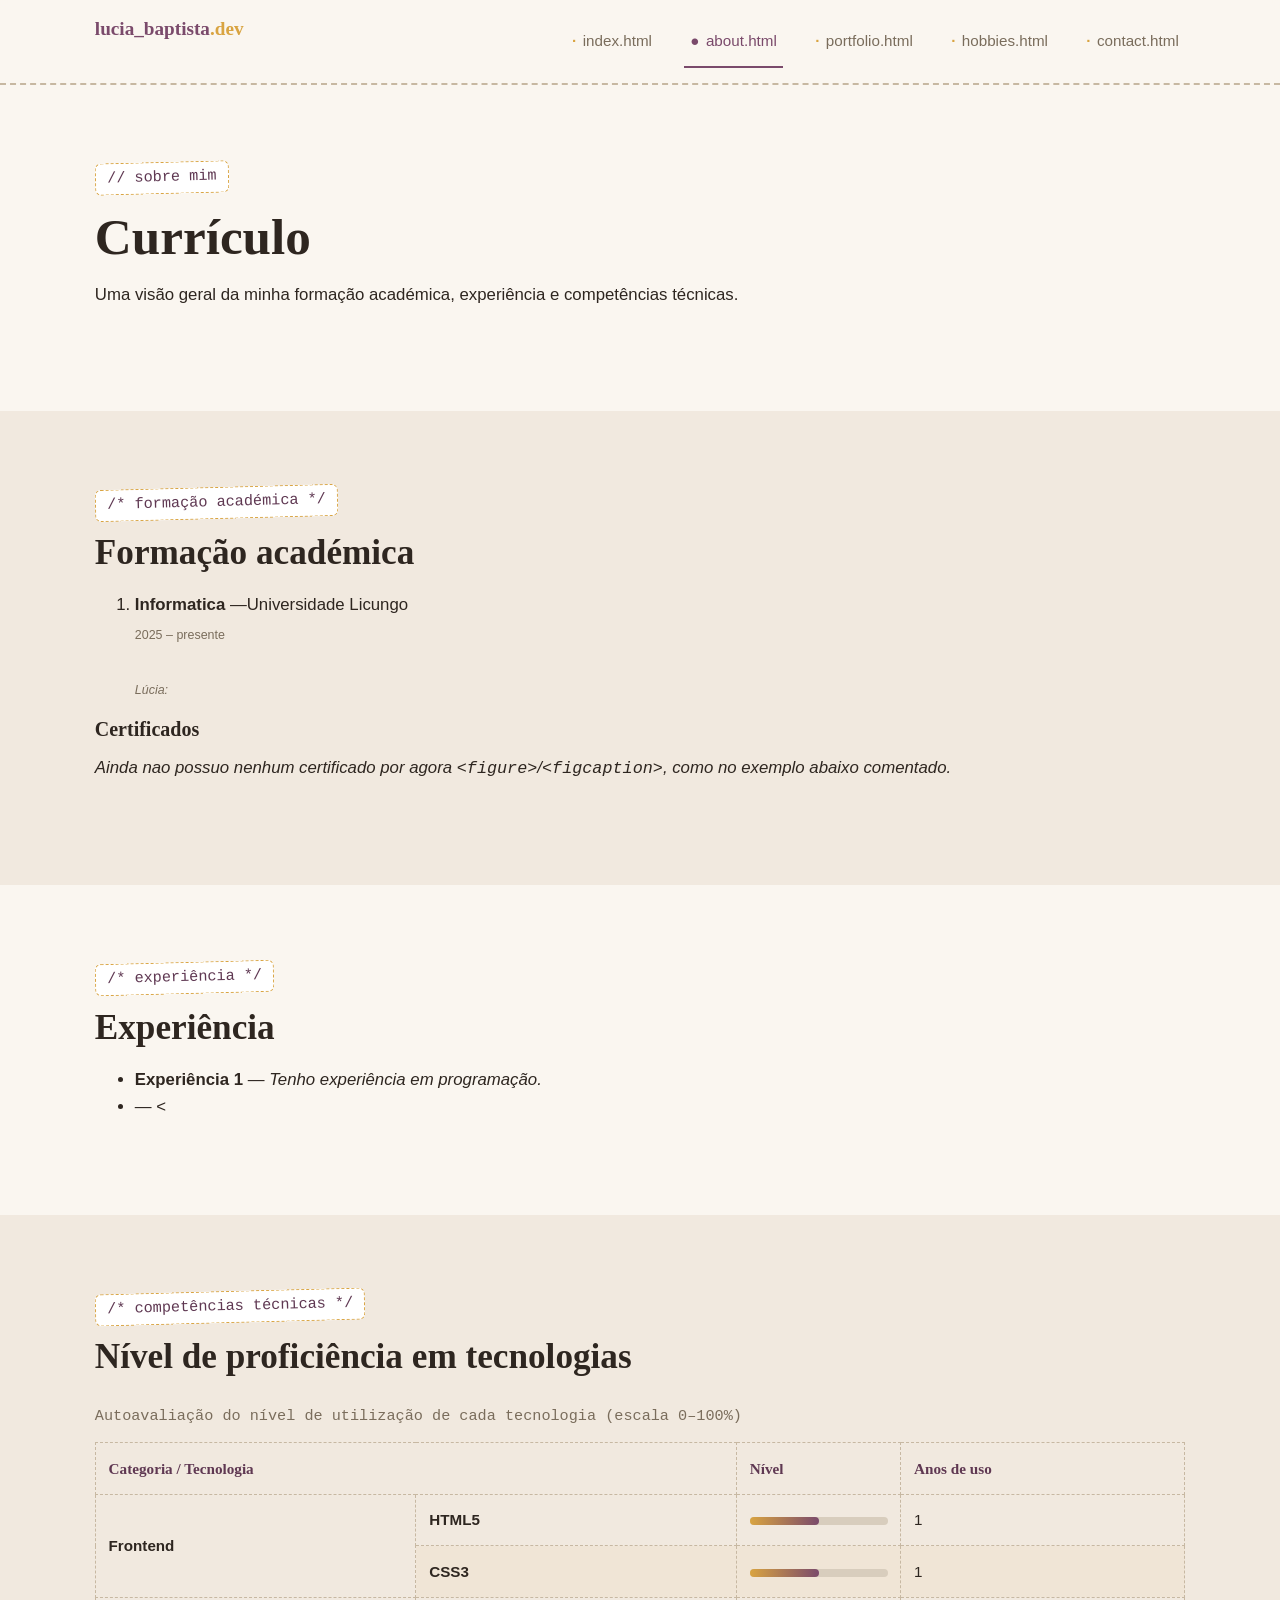
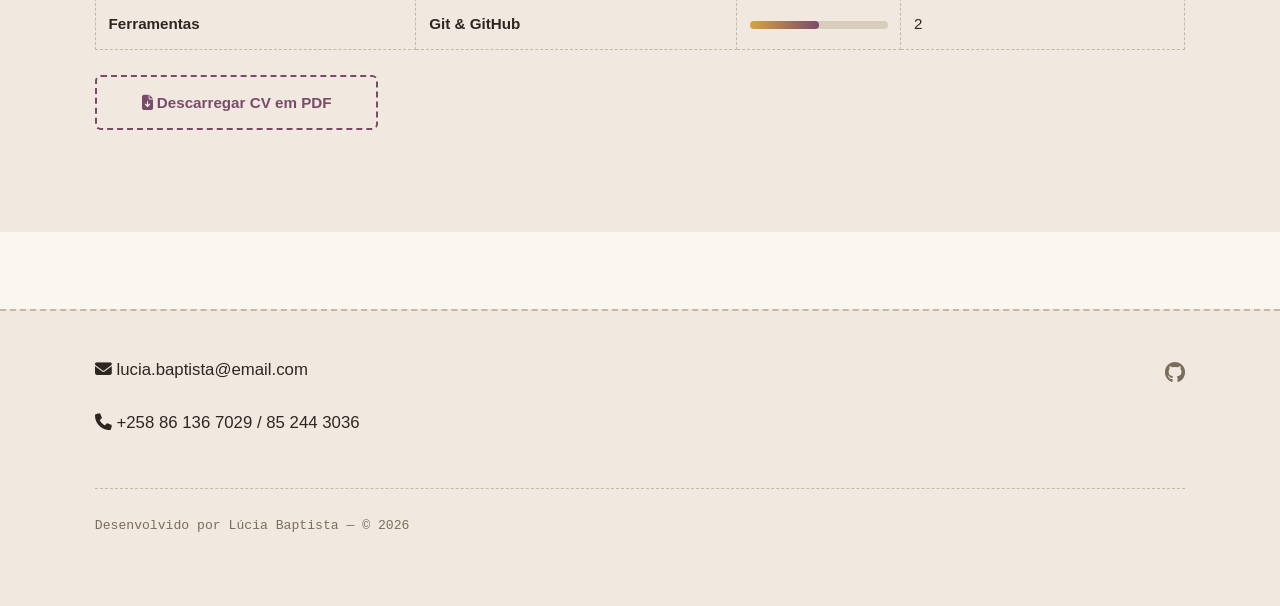
<file: about.html>
<!DOCTYPE html>
<html lang="pt-mz">
<head>
  <meta charset="UTF-8">
  <meta name="viewport" content="width=device-width, initial-scale=1.0">
  <title>Sobre &amp; Currículo — Lúcia Baptista</title>
  <meta name="description" content="Formação académica, experiência e competências técnicas de Lúcia Baptista.">

  <link rel="preconnect" href="https://fonts.googleapis.com">
  <link href="https://fonts.googleapis.com/css2?family=Space+Grotesk:wght@500;700&family=Inter:wght@400;500;600&family=JetBrains+Mono:wght@400;600&display=swap" rel="stylesheet">
  <link rel="stylesheet" href="https://cdnjs.cloudflare.com/ajax/libs/font-awesome/6.5.1/css/all.min.css">

  <link rel="stylesheet" href="css/estilo.css">
  <link rel="stylesheet" href="css/responsivo.css">
</head>
<body>
  <a href="#conteudo" class="saltar-link">Saltar para o conteúdo</a>

  <header class="cabecalho">
    <div class="container cabecalho__barra">
      <p class="logotipo">lucia_baptista<span>.dev</span></p>

      <input type="checkbox" id="nav-toggle" class="nav-toggle">
      <label for="nav-toggle" class="nav-toggle-label" aria-label="Abrir menu de navegação">
        <span></span><span></span><span></span>
      </label>

      <nav class="nav-principal" aria-label="Navegação principal">
        <ul class="nav-principal__lista">
          <li><a href="index.html">index.html</a></li>
          <li><a href="about.html" class="activo" aria-current="page">about.html</a></li>
          <li><a href="portfolio.html">portfolio.html</a></li>
          <li><a href="hobbies.html">hobbies.html</a></li>
          <li><a href="contact.html">contact.html</a></li>
        </ul>
      </nav>
    </div>
  </header>

  <main id="conteudo">
    <section class="seccao container">
      <span class="rotulo-comentario">// sobre mim</span>
      <h1>Currículo</h1>
      <p>Uma visão geral da minha formação académica, experiência e competências técnicas.</p>
    </section>

    <!-- ================= FORMAÇÃO ACADÉMICA ================= -->
    <section class="seccao seccao--alt">
      <div class="container">
        <span class="rotulo-comentario">/* formação académica */</span>
        <h2>Formação académica</h2>
        <ol>
          <li>
            <strong>Informatica</strong> &mdash;Universidade Licungo
            <br><small class="ajuda">2025 &ndash; presente</small>
            <br><small class="ajuda"><em>Lúcia:</em></small>
          </li>
        </ol>

        <h3>Certificados</h3>
        <p>
          <em>Ainda nao possuo nenhum certificado por agora
          <code>&lt;figure&gt;</code>/<code>&lt;figcaption&gt;</code>, como no exemplo abaixo comentado.</em>
        </p>
        <!--
        <figure class="cartao">
          <img src="assets/img/certificado-exemplo.jpg" alt="Descrição do certificado" width="400" height="280">
          <figcaption class="cartao__corpo">Nome do certificado (ano)</figcaption>
        </figure>
        -->
      </div>
    </section>

    <!-- ================= EXPERIÊNCIA ================= -->
    <section class="seccao">
      <div class="container">
        <span class="rotulo-comentario">/* experiência */</span>
        <h2>Experiência</h2>
        <ul>
          <li><strong>Experiência 1</strong> &mdash; <em>Tenho experiência em programação.</em></li>
          <li><strong></strong></strong> &mdash; <</em></li>
        </ul>
      </div>
    </section>

    <!-- ================= COMPETÊNCIAS TÉCNICAS (TABELA) ================= -->
    <section class="seccao seccao--alt">
      <div class="container">
        <span class="rotulo-comentario">/* competências técnicas */</span>
        <h2>Nível de proficiência em tecnologias</h2>

        <table class="tabela-competencias">
          <caption>Autoavaliação do nível de utilização de cada tecnologia (escala 0&ndash;100%)</caption>
          <thead>
            <tr>
              <th scope="col" colspan="2">Categoria / Tecnologia</th>
              <th scope="col">Nível</th>
              <th scope="col">Anos de uso</th>
            </tr>
          </thead>
          <tbody>
            <tr>
              <th scope="rowgroup" rowspan="2">Frontend</th>
              <th scope="row">HTML5</th>
              <td><span class="nivel" style="--valor: 50%;" role="img" aria-label="nível a ajustar"></span></td>
              <td>1</td>
            </tr>
            <tr>
              <th scope="row">CSS3</th>
              <td><span class="nivel" style="--valor: 50%;" role="img" aria-label="nível a ajustar"></span></td>
              <td>1</td>
            </tr>
            <tr>
              <th scope="rowgroup" rowspan="1">Ferramentas</th>
              <th scope="row">Git &amp; GitHub</th>
              <td><span class="nivel" style="--valor: 50%;" role="img" aria-label="nível a ajustar"></span></td>
              <td>2</td>
            </tr>
          </tbody>
          <!-- Lúcia: ajuste as linhas acima com as suas tecnologias e níveis reais.
               Pode copiar uma linha <tr>...</tr> para adicionar mais tecnologias. -->
        </table>

        <p><a href="assets/ficheiros/cv.pdf" class="botao botao--secundario" download><i class="fa-solid fa-file-arrow-down" aria-hidden="true"></i> Descarregar CV em PDF</a></p>
      </div>
    </section>
  </main>

  <footer class="rodape">
    <div class="container rodape__grelha">
      <address style="font-style: normal;">
        <p><i class="fa-solid fa-envelope" aria-hidden="true"></i> lucia.baptista@email.com</p>
        <p><i class="fa-solid fa-phone" aria-hidden="true"></i> +258 86 136 7029 / 85 244 3036</p>
      </address>
      <!-- Substitua "#" pelo link real do perfil de GitHub da Lúcia -->
      <ul class="rodape__redes">
        <li><a href="#" target="_blank" rel="noopener" aria-label="GitHub"><i class="fa-brands fa-github" aria-hidden="true"></i></a></li>
      </ul>
    </div>
    <div class="container">
      <p class="rodape__assinatura">Desenvolvido por Lúcia Baptista &mdash; &copy; 2026</p>
    </div>
  </footer>
</body>
</html>
</file>
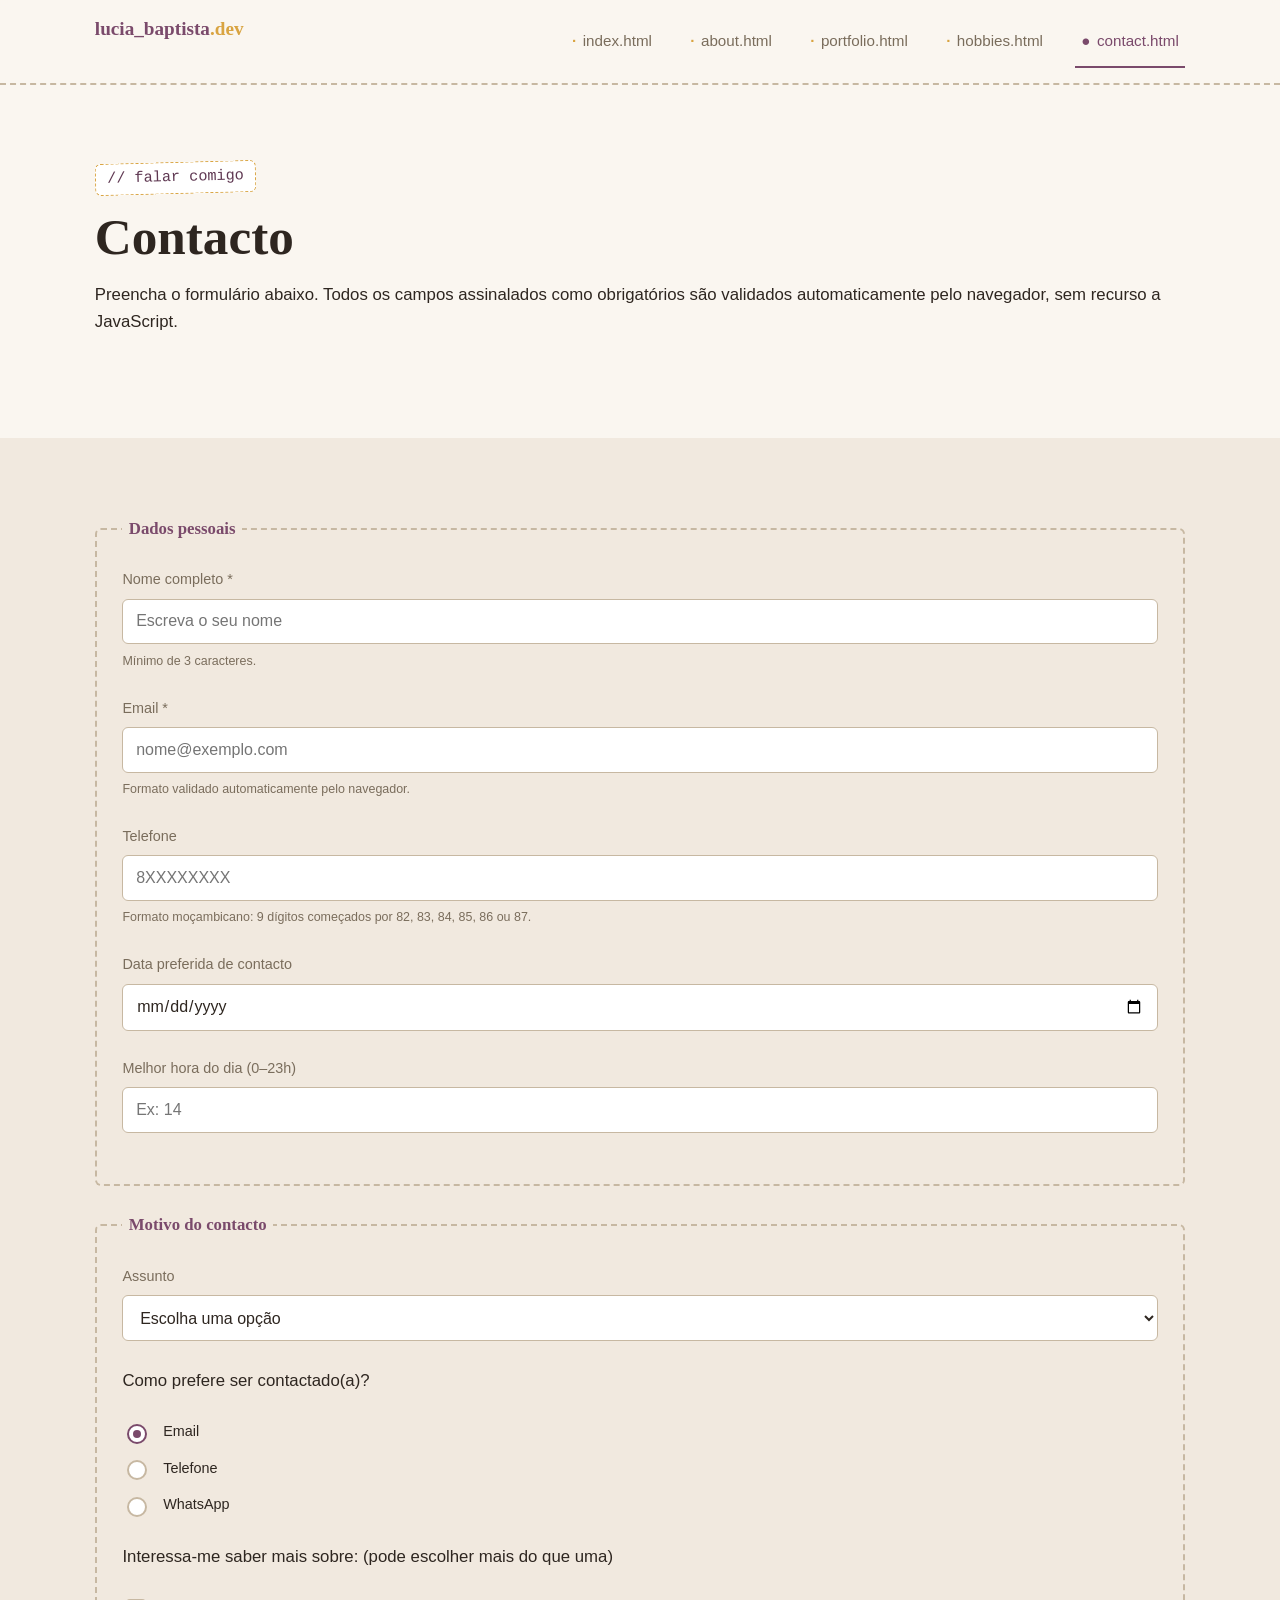
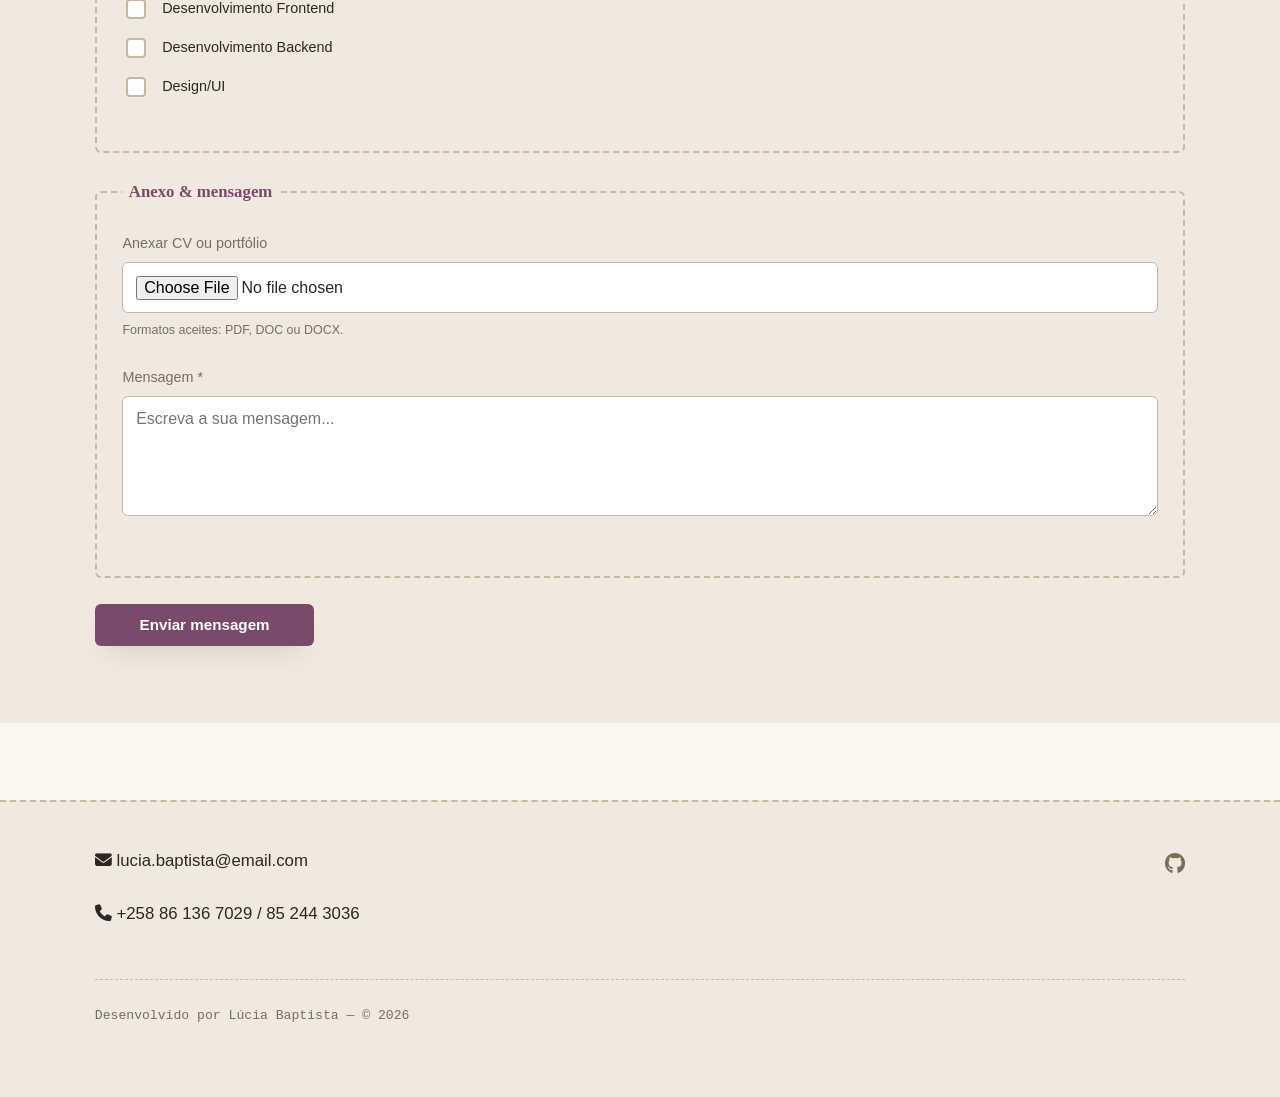
<file: contact.html>
<!DOCTYPE html>
<html lang="pt-mz">
<head>
  <meta charset="UTF-8">
  <meta name="viewport" content="width=device-width, initial-scale=1.0">
  <title>Contacto — Lúcia Baptista</title>
  <meta name="description" content="Formulário de contacto de Lúcia Baptista.">

  <link rel="preconnect" href="https://fonts.googleapis.com">
  <link href="https://fonts.googleapis.com/css2?family=Space+Grotesk:wght@500;700&family=Inter:wght@400;500;600&family=JetBrains+Mono:wght@400;600&display=swap" rel="stylesheet">
  <link rel="stylesheet" href="https://cdnjs.cloudflare.com/ajax/libs/font-awesome/6.5.1/css/all.min.css">

  <link rel="stylesheet" href="css/estilo.css">
  <link rel="stylesheet" href="css/responsivo.css">
</head>
<body>
  <a href="#conteudo" class="saltar-link">Saltar para o conteúdo</a>

  <header class="cabecalho">
    <div class="container cabecalho__barra">
      <p class="logotipo">lucia_baptista<span>.dev</span></p>

      <input type="checkbox" id="nav-toggle" class="nav-toggle">
      <label for="nav-toggle" class="nav-toggle-label" aria-label="Abrir menu de navegação">
        <span></span><span></span><span></span>
      </label>

      <nav class="nav-principal" aria-label="Navegação principal">
        <ul class="nav-principal__lista">
          <li><a href="index.html">index.html</a></li>
          <li><a href="about.html">about.html</a></li>
          <li><a href="portfolio.html">portfolio.html</a></li>
          <li><a href="hobbies.html">hobbies.html</a></li>
          <li><a href="contact.html" class="activo" aria-current="page">contact.html</a></li>
        </ul>
      </nav>
    </div>
  </header>

  <main id="conteudo">
    <section class="seccao container">
      <span class="rotulo-comentario">// falar comigo</span>
      <h1>Contacto</h1>
      <p>Preencha o formulário abaixo. Todos os campos assinalados como obrigatórios são validados
        automaticamente pelo navegador, sem recurso a JavaScript.</p>
    </section>

    <section class="seccao seccao--alt">
      <div class="container">
        <!--
          NOTA: como não é permitido JavaScript, este formulário não tem
          destino de envio real (backend). O atributo "action" aponta para
          uma página fictícia apenas para fins de demonstração académica.
        -->
        <form action="#" method="post" novalidate="false">

          <fieldset>
            <legend>Dados pessoais</legend>

            <div class="campo">
              <label for="nome">Nome completo *</label>
              <input type="text" id="nome" name="nome" required minlength="3" maxlength="80" placeholder="Escreva o seu nome" autocomplete="name">
              <small class="ajuda">Mínimo de 3 caracteres.</small>
            </div>

            <div class="campo">
              <label for="email">Email *</label>
              <input type="email" id="email" name="email" required placeholder="nome@exemplo.com" autocomplete="email">
              <small class="ajuda">Formato validado automaticamente pelo navegador.</small>
            </div>

            <div class="campo">
              <label for="telefone">Telefone</label>
              <input type="tel" id="telefone" name="telefone" pattern="8[2-7][0-9]{7}" placeholder="8XXXXXXXX" autocomplete="tel">
              <small class="ajuda">Formato moçambicano: 9 dígitos começados por 82, 83, 84, 85, 86 ou 87.</small>
            </div>

            <div class="campo">
              <label for="data-contacto">Data preferida de contacto</label>
              <input type="date" id="data-contacto" name="data-contacto">
            </div>

            <div class="campo">
              <label for="horas">Melhor hora do dia (0&ndash;23h)</label>
              <input type="number" id="horas" name="horas" min="0" max="23" step="1" placeholder="Ex: 14">
            </div>
          </fieldset>

          <fieldset>
            <legend>Motivo do contacto</legend>

            <div class="campo">
              <label for="assunto">Assunto</label>
              <select id="assunto" name="assunto" required>
                <option value="" selected disabled>Escolha uma opção</option>
                <option value="proposta-emprego">Proposta de emprego / estágio</option>
                <option value="projeto">Colaboração num projeto</option>
                <option value="duvida">Dúvida geral</option>
                <option value="outro">Outro</option>
              </select>
            </div>

            <div class="campo">
              <p>Como prefere ser contactado(a)?</p>
              <div class="opcao">
                <input type="radio" id="pref-email" name="preferencia" value="email" checked>
                <label for="pref-email">Email</label>
              </div>
              <div class="opcao">
                <input type="radio" id="pref-telefone" name="preferencia" value="telefone">
                <label for="pref-telefone">Telefone</label>
              </div>
              <div class="opcao">
                <input type="radio" id="pref-whatsapp" name="preferencia" value="whatsapp">
                <label for="pref-whatsapp">WhatsApp</label>
              </div>
            </div>

            <div class="campo">
              <p>Interessa-me saber mais sobre: (pode escolher mais do que uma)</p>
              <div class="opcao">
                <input type="checkbox" id="int-frontend" name="interesses" value="frontend">
                <label for="int-frontend">Desenvolvimento Frontend</label>
              </div>
              <div class="opcao">
                <input type="checkbox" id="int-backend" name="interesses" value="backend">
                <label for="int-backend">Desenvolvimento Backend</label>
              </div>
              <div class="opcao">
                <input type="checkbox" id="int-design" name="interesses" value="design">
                <label for="int-design">Design/UI</label>
              </div>
            </div>
          </fieldset>

          <fieldset>
            <legend>Anexo &amp; mensagem</legend>

            <div class="campo">
              <label for="ficheiro">Anexar CV ou portfólio</label>
              <input type="file" id="ficheiro" name="ficheiro" accept=".pdf,.doc,.docx">
              <small class="ajuda">Formatos aceites: PDF, DOC ou DOCX.</small>
            </div>

            <div class="campo">
              <label for="mensagem">Mensagem *</label>
              <textarea id="mensagem" name="mensagem" required minlength="10" maxlength="500" placeholder="Escreva a sua mensagem..."></textarea>
            </div>
          </fieldset>

          <button type="submit" class="botao">Enviar mensagem</button>
        </form>
      </div>
    </section>
  </main>

  <footer class="rodape">
    <div class="container rodape__grelha">
      <address style="font-style: normal;">
        <p><i class="fa-solid fa-envelope" aria-hidden="true"></i> lucia.baptista@email.com</p>
        <p><i class="fa-solid fa-phone" aria-hidden="true"></i> +258 86 136 7029 / 85 244 3036</p>
      </address>
      <!-- Substitua "#" pelo link real do perfil de GitHub da Lúcia -->
      <ul class="rodape__redes">
        <li><a href="#" target="_blank" rel="noopener" aria-label="GitHub"><i class="fa-brands fa-github" aria-hidden="true"></i></a></li>
      </ul>
    </div>
    <div class="container">
      <p class="rodape__assinatura">Desenvolvido por Lúcia Baptista &mdash; &copy; 2026</p>
    </div>
  </footer>
</body>
</html>
</file>
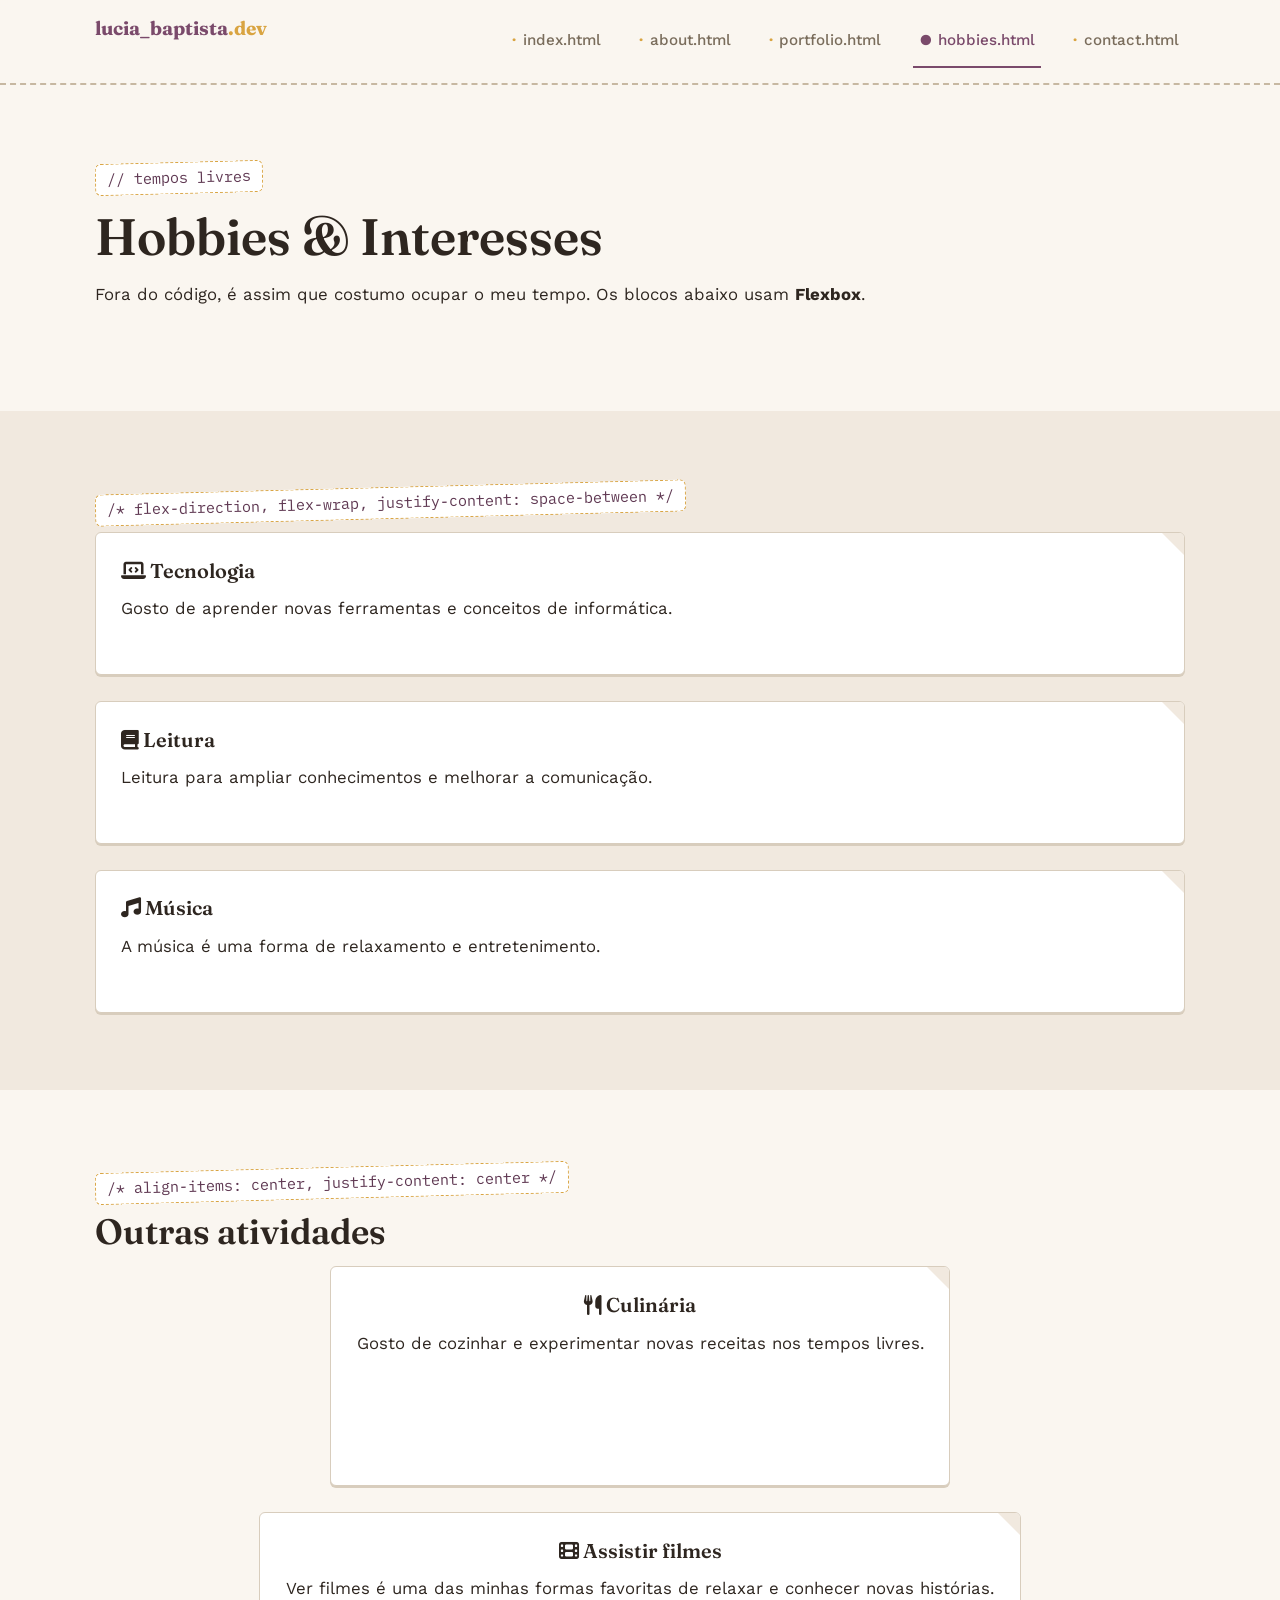
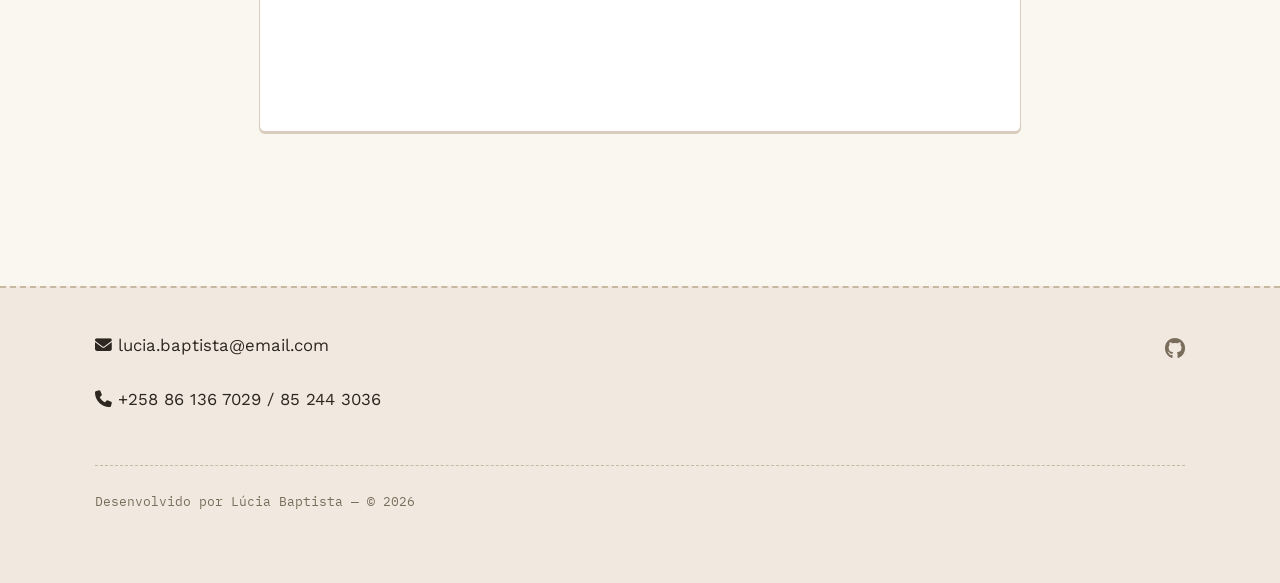
<file: hobbies.html>
<!DOCTYPE html>
<html lang="pt-mz">
<head>
  <meta charset="UTF-8">
  <meta name="viewport" content="width=device-width, initial-scale=1.0">
  <title>Hobbies &amp; Interesses — Lúcia Baptista</title>
  <meta name="description" content="Hobbies e interesses pessoais de Lúcia Baptista.">

  <link rel="preconnect" href="https://fonts.googleapis.com">
  <link href="https://fonts.googleapis.com/css2?family=Fraunces:opsz,wght@9..144,500;9..144,600;9..144,700&family=Work+Sans:wght@400;500;600&family=IBM+Plex+Mono:wght@400;600&display=swap" rel="stylesheet">
  <link rel="stylesheet" href="https://cdnjs.cloudflare.com/ajax/libs/font-awesome/6.5.1/css/all.min.css">

  <link rel="stylesheet" href="css/estilo.css">
  <link rel="stylesheet" href="css/responsivo.css">
</head>
<body>
  <a href="#conteudo" class="saltar-link">Saltar para o conteúdo</a>

  <header class="cabecalho">
    <div class="container cabecalho__barra">
      <p class="logotipo">lucia_baptista<span>.dev</span></p>

      <input type="checkbox" id="nav-toggle" class="nav-toggle">
      <label for="nav-toggle" class="nav-toggle-label" aria-label="Abrir menu de navegação">
        <span></span><span></span><span></span>
      </label>

      <nav class="nav-principal" aria-label="Navegação principal">
        <ul class="nav-principal__lista">
          <li><a href="index.html">index.html</a></li>
          <li><a href="about.html">about.html</a></li>
          <li><a href="portfolio.html">portfolio.html</a></li>
          <li><a href="hobbies.html" class="activo" aria-current="page">hobbies.html</a></li>
          <li><a href="contact.html">contact.html</a></li>
        </ul>
      </nav>
    </div>
  </header>

  <main id="conteudo">
    <section class="seccao container">
      <span class="rotulo-comentario">// tempos livres</span>
      <h1>Hobbies &amp; Interesses</h1>
      <p>Fora do código, é assim que costumo ocupar o meu tempo. Os blocos abaixo usam <strong>Flexbox</strong>.</p>
    </section>

    <!-- flex-direction: row (desktop) / column (mobile) + wrap + justify-content: space-between -->
    <section class="seccao seccao--alt">
      <div class="container">
        <span class="rotulo-comentario">/* flex-direction, flex-wrap, justify-content: space-between */</span>
        <div class="flex-linha" style="justify-content: space-between;">

          <article class="cartao flex-item">
            <div class="cartao__corpo">
              <h3><i class="fa-solid fa-laptop-code" aria-hidden="true"></i> Tecnologia</h3>
              <p>Gosto de aprender novas ferramentas e conceitos de informática.</p>
            </div>
          </article>

          <article class="cartao flex-item">
            <div class="cartao__corpo">
              <h3><i class="fa-solid fa-book" aria-hidden="true"></i> Leitura</h3>
              <p>Leitura para ampliar conhecimentos e melhorar a comunicação.</p>
            </div>
          </article>

          <article class="cartao flex-item">
            <div class="cartao__corpo">
              <h3><i class="fa-solid fa-music" aria-hidden="true"></i> Música</h3>
              <p>A música é uma forma de relaxamento e entretenimento.</p>
            </div>
          </article>

        </div>
      </div>
    </section>

    <!-- align-items: center + justify-content: center, para contraste com a secção anterior -->
    <section class="seccao">
      <div class="container">
        <span class="rotulo-comentario">/* align-items: center, justify-content: center */</span>
        <h2>Outras atividades</h2>
        <div class="flex-linha" style="justify-content: center; align-items: center; text-align: center;">

          <article class="cartao flex-item" style="flex-basis: 220px;">
            <div class="cartao__corpo">
              <h3><i class="fa-solid fa-utensils" aria-hidden="true"></i> Culinária</h3>
              <p>Gosto de cozinhar e experimentar novas receitas nos tempos livres.</p>
            </div>
          </article>

          <article class="cartao flex-item" style="flex-basis: 220px;">
            <div class="cartao__corpo">
              <h3><i class="fa-solid fa-film" aria-hidden="true"></i> Assistir filmes</h3>
              <p>Ver filmes é uma das minhas formas favoritas de relaxar e conhecer novas histórias.</p>
            </div>
          </article>

        </div>
      </div>
    </section>
  </main>

  <footer class="rodape">
    <div class="container rodape__grelha">
      <address style="font-style: normal;">
        <p><i class="fa-solid fa-envelope" aria-hidden="true"></i> lucia.baptista@email.com</p>
        <p><i class="fa-solid fa-phone" aria-hidden="true"></i> +258 86 136 7029 / 85 244 3036</p>
      </address>
      <!-- Substitua "#" pelo link real do perfil de GitHub da Lúcia -->
      <ul class="rodape__redes">
        <li><a href="#" target="_blank" rel="noopener" aria-label="GitHub"><i class="fa-brands fa-github" aria-hidden="true"></i></a></li>
      </ul>
    </div>
    <div class="container">
      <p class="rodape__assinatura">Desenvolvido por Lúcia Baptista &mdash; &copy; 2026</p>
    </div>
  </footer>
</body>
</html>
</file>
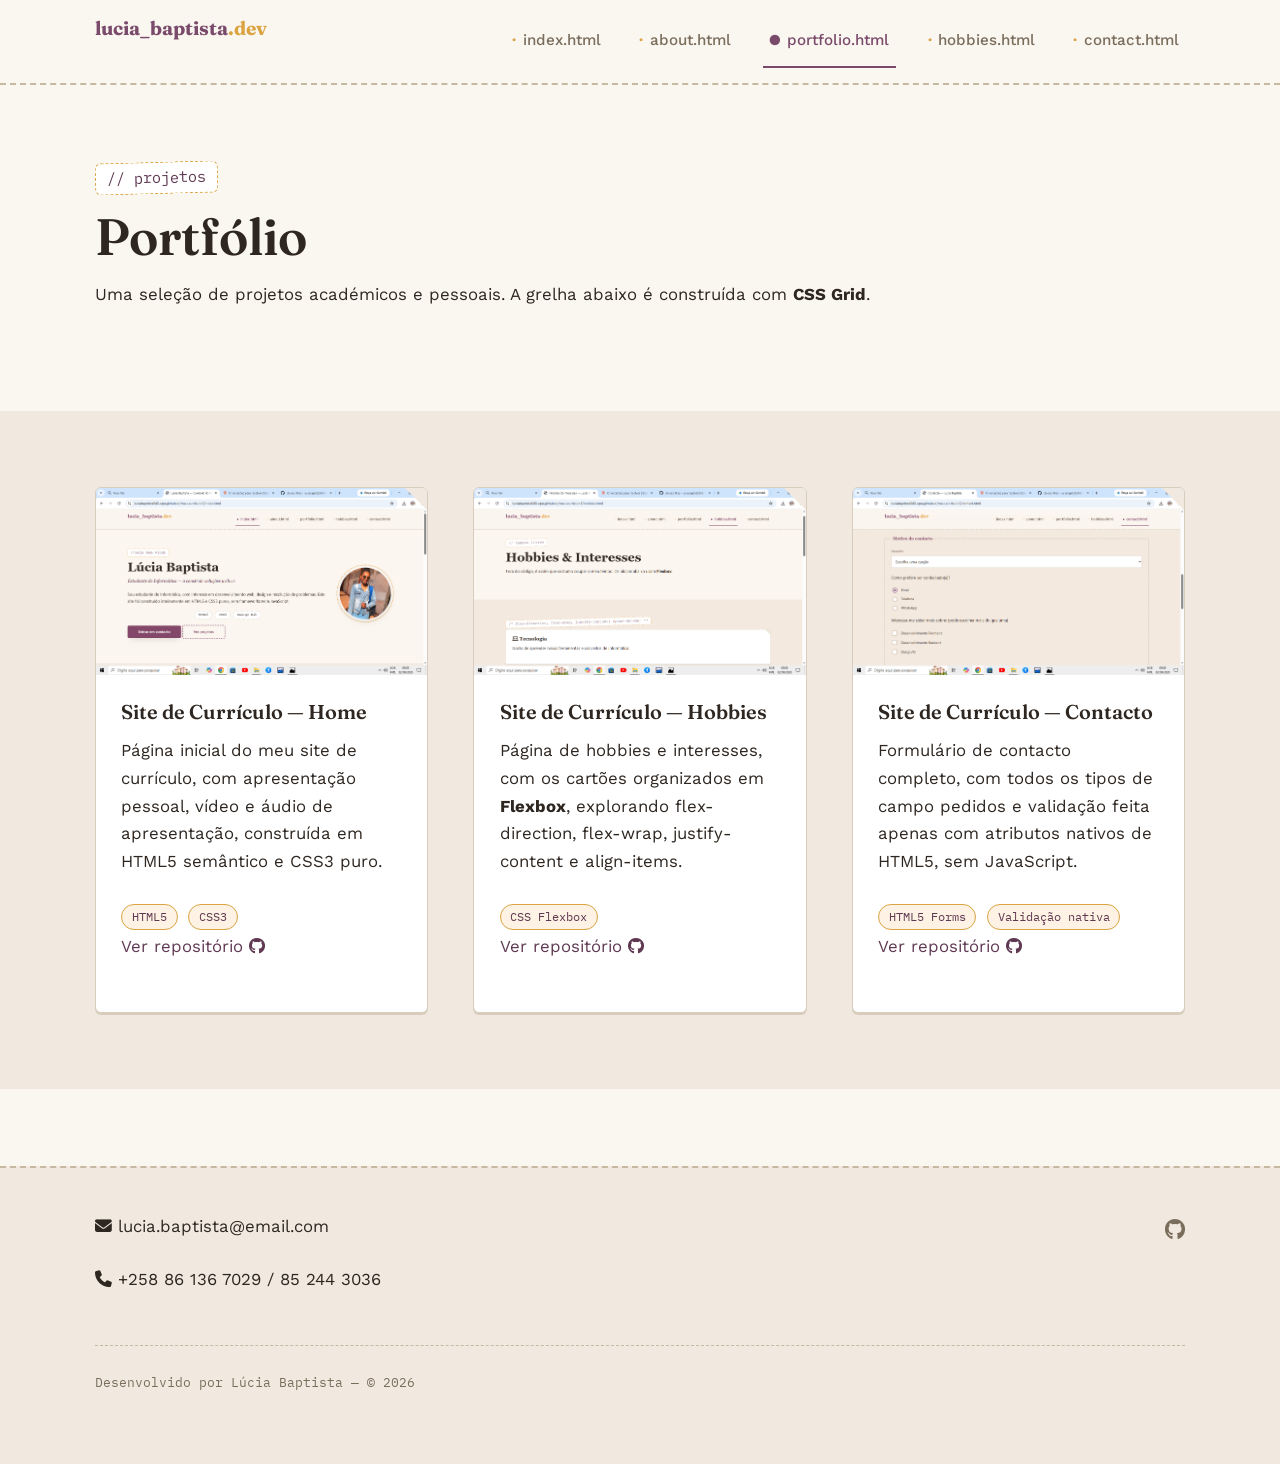
<file: portfolio.html>
<!DOCTYPE html>
<html lang="pt-mz">
<head>
  <meta charset="UTF-8">
  <meta name="viewport" content="width=device-width, initial-scale=1.0">
  <title>Portfólio — Lúcia Baptista</title>
  <meta name="description" content="Projetos e trabalhos desenvolvidos por Lúcia Baptista.">

  <link rel="preconnect" href="https://fonts.googleapis.com">
  <link href="https://fonts.googleapis.com/css2?family=Fraunces:opsz,wght@9..144,500;9..144,600;9..144,700&family=Work+Sans:wght@400;500;600&family=IBM+Plex+Mono:wght@400;600&display=swap" rel="stylesheet">
  <link rel="stylesheet" href="https://cdnjs.cloudflare.com/ajax/libs/font-awesome/6.5.1/css/all.min.css">

  <link rel="stylesheet" href="css/estilo.css">
  <link rel="stylesheet" href="css/responsivo.css">
</head>
<body>
  <a href="#conteudo" class="saltar-link">Saltar para o conteúdo</a>

  <header class="cabecalho">
    <div class="container cabecalho__barra">
      <p class="logotipo">lucia_baptista<span>.dev</span></p>

      <input type="checkbox" id="nav-toggle" class="nav-toggle">
      <label for="nav-toggle" class="nav-toggle-label" aria-label="Abrir menu de navegação">
        <span></span><span></span><span></span>
      </label>

      <nav class="nav-principal" aria-label="Navegação principal">
        <ul class="nav-principal__lista">
          <li><a href="index.html">index.html</a></li>
          <li><a href="about.html">about.html</a></li>
          <li><a href="portfolio.html" class="activo" aria-current="page">portfolio.html</a></li>
          <li><a href="hobbies.html">hobbies.html</a></li>
          <li><a href="contact.html">contact.html</a></li>
        </ul>
      </nav>
    </div>
  </header>

  <main id="conteudo">
    <section class="seccao container">
      <span class="rotulo-comentario">// projetos</span>
      <h1>Portfólio</h1>
      <p>Uma seleção de projetos académicos e pessoais. A grelha abaixo é construída com <strong>CSS Grid</strong>.</p>
    </section>

    <section class="seccao seccao--alt">
      <div class="container">
        <div class="grelha-projetos">

          <article class="cartao">
            <img src="assets/img/projeto1.png" alt="Captura de ecrã da página inicial deste site de currículo pessoal" width="400" height="240">
            <div class="cartao__corpo">
              <h3>Site de Currículo — Home</h3>
              <p>Página inicial do meu site de currículo, com apresentação pessoal, vídeo e áudio de apresentação, construída em HTML5 semântico e CSS3 puro.</p>
              <span class="cartao__tag">HTML5</span>
              <span class="cartao__tag">CSS3</span>
              <p><a href="https://github.com/luciabaptista543-cpu/meu-curriculo1" target="_blank" rel="noopener">Ver repositório <i class="fa-brands fa-github" aria-hidden="true"></i></a></p>
            </div>
          </article>

          <article class="cartao">
            <img src="assets/img/projeto2.png" alt="Captura de ecrã da página de hobbies deste site de currículo pessoal" width="400" height="240">
            <div class="cartao__corpo">
              <h3>Site de Currículo — Hobbies</h3>
              <p>Página de hobbies e interesses, com os cartões organizados em <strong>Flexbox</strong>, explorando flex-direction, flex-wrap, justify-content e align-items.</p>
              <span class="cartao__tag">CSS Flexbox</span>
              <p><a href="https://github.com/luciabaptista543-cpu/meu-curriculo1" target="_blank" rel="noopener">Ver repositório <i class="fa-brands fa-github" aria-hidden="true"></i></a></p>
            </div>
          </article>

          <article class="cartao">
            <img src="assets/img/projeto3.png" alt="Captura de ecrã da página de contacto deste site de currículo pessoal" width="400" height="240">
            <div class="cartao__corpo">
              <h3>Site de Currículo — Contacto</h3>
              <p>Formulário de contacto completo, com todos os tipos de campo pedidos e validação feita apenas com atributos nativos de HTML5, sem JavaScript.</p>
              <span class="cartao__tag">HTML5 Forms</span>
              <span class="cartao__tag">Validação nativa</span>
              <p><a href="https://github.com/luciabaptista543-cpu/meu-curriculo1" target="_blank" rel="noopener">Ver repositório <i class="fa-brands fa-github" aria-hidden="true"></i></a></p>
            </div>
          </article>

          <!-- Lúcia: quando tiver outros projetos (fora deste site), pode
               duplicar um bloco <article>...</article> e substituir pelo novo projeto. -->

        </div>
      </div>
    </section>
  </main>

  <footer class="rodape">
    <div class="container rodape__grelha">
      <address style="font-style: normal;">
        <p><i class="fa-solid fa-envelope" aria-hidden="true"></i> lucia.baptista@email.com</p>
        <p><i class="fa-solid fa-phone" aria-hidden="true"></i> +258 86 136 7029 / 85 244 3036</p>
      </address>
      <!-- Substitua "#" pelo link real do perfil de GitHub da Lúcia -->
      <ul class="rodape__redes">
        <li><a href="#" target="_blank" rel="noopener" aria-label="GitHub"><i class="fa-brands fa-github" aria-hidden="true"></i></a></li>
      </ul>
    </div>
    <div class="container">
      <p class="rodape__assinatura">Desenvolvido por Lúcia Baptista &mdash; &copy; 2026</p>
    </div>
  </footer>
</body>
</html>
</file>
<file: css/estilo.css>
/* =========================================================================
   ESTILO.CSS — folha de estilos partilhada (header, footer, tipografia,
   variáveis, componentes reutilizáveis: cartões, tabela, formulário, menu)
   Identidade visual: "caderno de esboços" — fundo claro tipo papel,
   tipografia serifada nos títulos e notas em tom de destaque roados,
   como anotações à margem de um caderno de design.
   ========================================================================= */

/* -------------------------------------------------------------------------
   1. VARIÁVEIS CSS (custom properties)
   ------------------------------------------------------------------------- */
:root {
  --cor-fundo: #faf6f0;
  --cor-fundo-alt: #f1e9df;
  --cor-fundo-card: #ffffff;
  --cor-borda: #d8cdbd;
  --cor-borda-forte: #c7b8a2;
  --cor-texto: #2e2620;
  --cor-texto-suave: #7a6d5c;
  --cor-primaria: #7a4a6b;
  --cor-primaria-escura: #5f3852;
  --cor-secundaria: #d9a441;
  --cor-erro: #b24a3f;

  --fonte-titulo: "Fraunces", Georgia, serif;
  --fonte-corpo: "Work Sans", "Segoe UI", Arial, sans-serif;
  --fonte-mono: "IBM Plex Mono", "Courier New", monospace;

  --esp-xs: 0.4rem;
  --esp-sm: 0.8rem;
  --esp-md: 1.6rem;
  --esp-lg: 2.8rem;
  --esp-xl: 4.8rem;

  --raio: 6px;
  --sombra: 0 12px 28px -14px rgba(46, 38, 32, 0.25);
  --transicao-rapida: 180ms ease;
  --largura-max: 1180px;
}

*, *::before, *::after { box-sizing: border-box; }
html { scroll-behavior: smooth; }

body {
  margin: 0;
  font-family: var(--fonte-corpo);
  background-color: var(--cor-fundo);
  color: var(--cor-texto);
  line-height: 1.65;
  font-size: 1rem;
}

img { max-width: 100%; height: auto; display: block; }
a { color: var(--cor-primaria-escura); text-decoration: none; }

h1, h2, h3, h4 {
  font-family: var(--fonte-titulo);
  font-weight: 600;
  line-height: 1.2;
  margin: 0 0 var(--esp-sm) 0;
  color: var(--cor-texto);
}
h1 { font-size: clamp(2rem, 5vw + 1rem, 3.2rem); }
h2 { font-size: clamp(1.5rem, 3vw + 1rem, 2.2rem); }
h3 { font-size: 1.25rem; }
p { margin: 0 0 var(--esp-md) 0; }

.container {
  width: 100%;
  max-width: var(--largura-max);
  margin-inline: auto;
  padding-inline: var(--esp-md);
}

.saltar-link {
  position: absolute;
  left: -999px;
  top: 0;
  background: var(--cor-secundaria);
  color: #2e2620;
  padding: var(--esp-sm) var(--esp-md);
  z-index: 999;
  border-radius: 0 0 var(--raio) 0;
}
.saltar-link:focus { left: 0; }

a:focus-visible, button:focus-visible, input:focus-visible,
select:focus-visible, textarea:focus-visible, summary:focus-visible {
  outline: 3px solid var(--cor-primaria);
  outline-offset: 2px;
}

/* -------------------------------------------------------------------------
   NOTA SOBRE POSICIONAMENTO (position)
   - static  : fluxo normal; top/right/bottom/left são ignorados.
   - relative: mantém o espaço no fluxo, mas pode deslocar-se visualmente
               a partir da sua posição original. Serve aqui de contexto
               para elementos ::before/::after posicionados de forma
               absoluta dentro dele.
   - absolute: sai do fluxo, posicionado em relação ao ancestral mais
               próximo com position diferente de static.
   - fixed   : sai do fluxo, fica fixo em relação à janela do navegador.
   - sticky  : híbrido — comporta-se como relative até o scroll atingir o
               limiar definido (ex: top: 0), depois "cola-se" como fixed.
               Usado aqui no <header>.
   ------------------------------------------------------------------------- */

.cabecalho {
  position: sticky;
  top: 0;
  z-index: 100;
  background: rgba(250, 246, 240, 0.94);
  backdrop-filter: blur(6px);
  border-bottom: 2px dashed var(--cor-borda-forte);
}

.cabecalho__barra {
  display: flex;
  align-items: center;
  justify-content: space-between;
  padding-block: var(--esp-sm);
}

.logotipo {
  font-family: var(--fonte-titulo);
  font-weight: 700;
  font-size: 1.2rem;
  color: var(--cor-primaria);
  white-space: nowrap;
}
.logotipo span { color: var(--cor-secundaria); }

.nav-toggle { position: absolute; opacity: 0; pointer-events: none; }

.nav-toggle-label {
  display: inline-flex;
  flex-direction: column;
  gap: 5px;
  cursor: pointer;
  padding: var(--esp-xs);
}
.nav-toggle-label span {
  width: 26px; height: 3px;
  background: var(--cor-texto);
  border-radius: 2px;
  transition: transform var(--transicao-rapida), opacity var(--transicao-rapida);
}

.nav-principal {
  position: absolute;
  top: 100%; left: 0; right: 0;
  max-height: 0;
  overflow: hidden;
  background: var(--cor-fundo-alt);
  border-bottom: 2px dashed var(--cor-borda-forte);
  transition: max-height var(--transicao-rapida);
}
.nav-toggle:checked ~ .nav-principal { max-height: 400px; }

.nav-principal__lista {
  list-style: none;
  margin: 0;
  padding: var(--esp-sm) var(--esp-md);
  display: flex;
  flex-direction: column;
}

.nav-principal__lista a {
  display: flex;
  align-items: center;
  gap: var(--esp-xs);
  color: var(--cor-texto-suave);
  font-family: var(--fonte-corpo);
  font-weight: 500;
  font-size: 0.95rem;
  padding: var(--esp-sm) var(--esp-xs);
  border-bottom: 2px solid transparent;
  transition: color var(--transicao-rapida), border-color var(--transicao-rapida);
}
.nav-principal__lista a::before { content: "·"; color: var(--cor-secundaria); font-weight: 700; }
.nav-principal__lista a:hover, .nav-principal__lista a:focus-visible { color: var(--cor-primaria-escura); }
.nav-principal__lista a.activo, .nav-principal__lista a.active {
  color: var(--cor-primaria);
  border-bottom-color: var(--cor-primaria);
}
.nav-principal__lista a.activo::before, .nav-principal__lista a.active::before {
  content: "●"; color: var(--cor-primaria);
}

.botao {
  display: inline-block;
  font-family: var(--fonte-corpo);
  font-weight: 600;
  font-size: 0.95rem;
  background: var(--cor-primaria);
  color: #fff;
  padding: var(--esp-sm) var(--esp-lg);
  border-radius: var(--raio);
  border: none;
  cursor: pointer;
  transition: transform var(--transicao-rapida), box-shadow var(--transicao-rapida), background var(--transicao-rapida);
  box-shadow: var(--sombra);
}
.botao:hover, .botao:focus-visible { background: var(--cor-primaria-escura); transform: translateY(-2px); }

.botao--secundario {
  background: transparent;
  color: var(--cor-primaria);
  border: 2px dashed var(--cor-primaria);
  box-shadow: none;
}
.botao--secundario:hover, .botao--secundario:focus-visible { background: rgba(122, 74, 107, 0.08); }

.seccao { padding-block: var(--esp-xl); }
.seccao--alt { background: var(--cor-fundo-alt); }

.rotulo-comentario {
  display: inline-block;
  font-family: var(--fonte-mono);
  color: var(--cor-primaria-escura);
  background: #fff;
  border: 1px dashed var(--cor-secundaria);
  border-radius: var(--raio);
  padding: 0.15rem 0.7rem;
  font-size: 0.8rem;
  margin-bottom: var(--esp-sm);
  transform: rotate(-1.5deg);
}

.cartao {
  background: var(--cor-fundo-card);
  border: 1px solid var(--cor-borda);
  border-radius: var(--raio);
  overflow: hidden;
  transition: transform var(--transicao-rapida), box-shadow var(--transicao-rapida);
  position: relative;
  box-shadow: 0 2px 0 var(--cor-borda);
}
.cartao:hover, .cartao:focus-within { transform: translateY(-5px) rotate(-0.4deg); box-shadow: var(--sombra); }

.cartao::after {
  content: "";
  position: absolute;
  top: 0; right: 0;
  width: 0; height: 0;
  border-style: solid;
  border-width: 0 22px 22px 0;
  border-color: transparent var(--cor-fundo-alt) transparent transparent;
  transition: border-color var(--transicao-rapida);
}
.cartao:hover::after { border-color: transparent var(--cor-secundaria) transparent transparent; }

.cartao__corpo { padding: var(--esp-md); }

.cartao__tag {
  display: inline-block;
  font-family: var(--fonte-mono);
  font-size: 0.75rem;
  color: var(--cor-primaria-escura);
  background: #fdf2e3;
  border: 1px solid var(--cor-secundaria);
  border-radius: 999px;
  padding: 0.15rem 0.6rem;
  margin: 0.15rem 0.3rem 0.15rem 0;
}

.tabela-competencias {
  width: 100%;
  border-collapse: collapse;
  font-size: 0.95rem;
  margin-block: var(--esp-md);
}
.tabela-competencias caption {
  text-align: left;
  font-family: var(--fonte-mono);
  color: var(--cor-texto-suave);
  margin-bottom: var(--esp-sm);
}
.tabela-competencias th, .tabela-competencias td {
  border: 1px dashed var(--cor-borda-forte);
  padding: var(--esp-sm);
  text-align: left;
}
.tabela-competencias thead th {
  background: var(--cor-fundo-alt);
  color: var(--cor-primaria-escura);
  font-family: var(--fonte-titulo);
  font-weight: 600;
}
.tabela-competencias tbody tr + tr { border-top: 1px dashed var(--cor-borda); }
.tabela-competencias tbody tr:nth-child(even) { background: rgba(217, 164, 65, 0.06); }

.nivel {
  position: relative;
  display: inline-block;
  width: 100%;
  height: 8px;
  background: var(--cor-borda);
  border-radius: 999px;
}
.nivel::after {
  content: "";
  position: absolute;
  left: 0; top: 0; bottom: 0;
  width: var(--valor, 50%);
  background: linear-gradient(90deg, var(--cor-secundaria), var(--cor-primaria));
  border-radius: 999px;
}

.flex-linha {
  display: flex;
  flex-direction: column;
  flex-wrap: wrap;
  gap: var(--esp-md);
  justify-content: flex-start;
  align-items: stretch;
}
.flex-item { flex: 1 1 100%; }

.grelha-projetos {
  display: grid;
  grid-template-columns: repeat(auto-fit, minmax(260px, 1fr));
  gap: var(--esp-md);
}

figure { margin: 0 0 var(--esp-md) 0; }
figcaption {
  font-family: var(--fonte-mono);
  font-size: 0.8rem;
  color: var(--cor-texto-suave);
  margin-top: var(--esp-xs);
}

video, iframe.video-incorporado {
  width: 100%;
  aspect-ratio: 16 / 9;
  border-radius: var(--raio);
  border: 2px dashed var(--cor-borda-forte);
}
audio { width: 100%; }

fieldset {
  border: 2px dashed var(--cor-borda-forte);
  border-radius: var(--raio);
  padding: var(--esp-md);
  margin: 0 0 var(--esp-md) 0;
}
legend {
  font-family: var(--fonte-titulo);
  font-weight: 600;
  color: var(--cor-primaria);
  padding-inline: var(--esp-xs);
}

.campo { margin-bottom: var(--esp-md); }
.campo label {
  display: block;
  margin-bottom: var(--esp-xs);
  font-size: 0.9rem;
  color: var(--cor-texto-suave);
}

input[type="text"], input[type="email"], input[type="tel"],
input[type="date"], input[type="number"], input[type="file"],
select, textarea {
  width: 100%;
  background: #fff;
  border: 1px solid var(--cor-borda-forte);
  border-radius: var(--raio);
  color: var(--cor-texto);
  padding: var(--esp-sm);
  font-family: var(--fonte-corpo);
  font-size: 1rem;
  transition: border-color var(--transicao-rapida);
}
textarea { resize: vertical; min-height: 120px; }
input:focus, select:focus, textarea:focus { border-color: var(--cor-primaria); }
input:not(:placeholder-shown):invalid, textarea:not(:placeholder-shown):invalid { border-color: var(--cor-erro); }

small.ajuda {
  display: block;
  color: var(--cor-texto-suave);
  font-size: 0.78rem;
  margin-top: var(--esp-xs);
}

.opcao { display: flex; align-items: center; gap: var(--esp-sm); margin-bottom: var(--esp-sm); }
.opcao input[type="radio"], .opcao input[type="checkbox"] {
  appearance: none; -webkit-appearance: none;
  width: 20px; height: 20px;
  border: 2px solid var(--cor-borda-forte);
  background: #fff;
  display: inline-block;
  position: relative;
  cursor: pointer;
  flex-shrink: 0;
}
.opcao input[type="radio"] { border-radius: 50%; }
.opcao input[type="checkbox"] { border-radius: 4px; }
.opcao input[type="radio"]:checked, .opcao input[type="checkbox"]:checked { border-color: var(--cor-primaria); }
.opcao input[type="radio"]:checked::after {
  content: ""; position: absolute; inset: 4px; border-radius: 50%; background: var(--cor-primaria);
}
.opcao input[type="checkbox"]:checked::after {
  content: "✓"; position: absolute; inset: 0;
  display: flex; align-items: center; justify-content: center;
  font-size: 0.8rem; color: var(--cor-primaria);
}
.opcao label { margin: 0; color: var(--cor-texto); cursor: pointer; }

.rodape {
  background: var(--cor-fundo-alt);
  border-top: 2px dashed var(--cor-borda-forte);
  padding-block: var(--esp-lg);
  margin-top: var(--esp-xl);
}
.rodape__grelha { display: flex; flex-direction: column; gap: var(--esp-md); }
.rodape__redes { display: flex; gap: var(--esp-md); list-style: none; padding: 0; margin: 0; }
.rodape__redes a { color: var(--cor-texto-suave); font-size: 1.3rem; transition: color var(--transicao-rapida); }
.rodape__redes a:hover, .rodape__redes a:focus-visible { color: var(--cor-primaria); }

.rodape__assinatura {
  font-family: var(--fonte-mono);
  font-size: 0.82rem;
  color: var(--cor-texto-suave);
  margin-top: var(--esp-md);
  border-top: 1px dashed var(--cor-borda-forte);
  padding-top: var(--esp-md);
}

@keyframes esbocar {
  from { opacity: 0; transform: translateY(10px) rotate(-0.5deg); }
  to   { opacity: 1; transform: translateY(0) rotate(0); }
}
.animar-surgir { animation: esbocar 650ms ease-out both; }
.animar-surgir:nth-of-type(2) { animation-delay: 110ms; }
.animar-surgir:nth-of-type(3) { animation-delay: 220ms; }

@media (prefers-reduced-motion: reduce) {
  *, *::before, *::after {
    animation-duration: 0.001ms !important;
    transition-duration: 0.001ms !important;
  }
}

.hero {
  padding-block: var(--esp-xl);
  display: flex;
  flex-direction: column-reverse;
  gap: var(--esp-lg);
  align-items: center;
}
.hero__avatar {
  width: 190px; height: 190px;
  border-radius: 50%;
  object-fit: cover;
  border: 4px solid #fff;
  outline: 2px dashed var(--cor-secundaria);
  outline-offset: 6px;
  box-shadow: var(--sombra);
}
.hero__tagline {
  font-family: var(--fonte-titulo);
  font-style: italic;
  color: var(--cor-primaria-escura);
  font-size: 1.1rem;
}

.lista-competencias-curtas {
  display: flex;
  flex-wrap: wrap;
  gap: var(--esp-sm);
  list-style: none;
  padding: 0;
  margin: var(--esp-md) 0;
}
.lista-competencias-curtas li {
  font-family: var(--fonte-mono);
  font-size: 0.85rem;
  background: #fff;
  border: 1px dashed var(--cor-borda-forte);
  border-radius: 999px;
  padding: 0.3rem 0.9rem;
}
</file>
<file: css/responsivo.css>
/* =========================================================================
   RESPONSIVO.CSS — media queries
   Abordagem MOBILE-FIRST: o ficheiro estilo.css já contém os estilos-base
   pensados para ecrãs pequenos (menu empilhado, flex em coluna, grid a
   uma coluna). Aqui só AMPLIAMOS o layout à medida que o ecrã cresce,
   usando min-width — nunca max-width isolado, para não sobrepor regras.
   ========================================================================= */

/* -------------------------------------------------------------------------
   Ponto de quebra 1: a partir de 481px (telemóveis grandes / phablets)
   ------------------------------------------------------------------------- */
@media (min-width: 481px) {
  .lista-competencias-curtas {
    justify-content: center;
  }

  .flex-item {
    /* hobbies: passa a caber 2 cartões por linha */
    flex: 1 1 calc(50% - var(--esp-md));
  }

  .rodape__grelha {
    flex-direction: row;
    justify-content: space-between;
    align-items: flex-start;
  }
}

/* -------------------------------------------------------------------------
   Ponto de quebra 2: a partir de 769px (tablets e desktop)
   ------------------------------------------------------------------------- */
@media (min-width: 769px) {
  body {
    font-size: 1.05rem;
  }

  .container {
    padding-inline: var(--esp-lg);
  }

  /* Menu deixa de ser "hamburger" e passa a barra horizontal permanente */
  .nav-toggle-label {
    display: none;
  }

  .nav-principal {
    position: static;
    max-height: none;
    overflow: visible;
    background: transparent;
    border-bottom: none;
  }

  .nav-principal__lista {
    flex-direction: row;
    padding: 0;
    gap: var(--esp-md);
  }

  .hero {
    flex-direction: row;
    text-align: left;
    align-items: center;
  }

  .hero__conteudo {
    flex: 1;
  }

  .flex-item {
    /* hobbies: 3 a 4 cartões por linha em ecrãs largos */
    flex: 1 1 calc(25% - var(--esp-md));
  }

  .grelha-projetos {
    grid-template-columns: repeat(auto-fit, minmax(300px, 1fr));
    gap: var(--esp-lg);
  }

  /* unidade vw usada de forma pontual para uma faixa decorativa que deve
     ocupar sempre a largura da janela, independentemente do container */
  .rotulo-comentario {
    font-size: 0.95rem;
  }
}

/* -------------------------------------------------------------------------
   Ponto de quebra 3: ecrãs muito largos — limita crescimento excessivo
   ------------------------------------------------------------------------- */
@media (min-width: 1200px) {
  .hero__avatar {
    width: 220px;
    height: 220px;
  }
}
</file>
